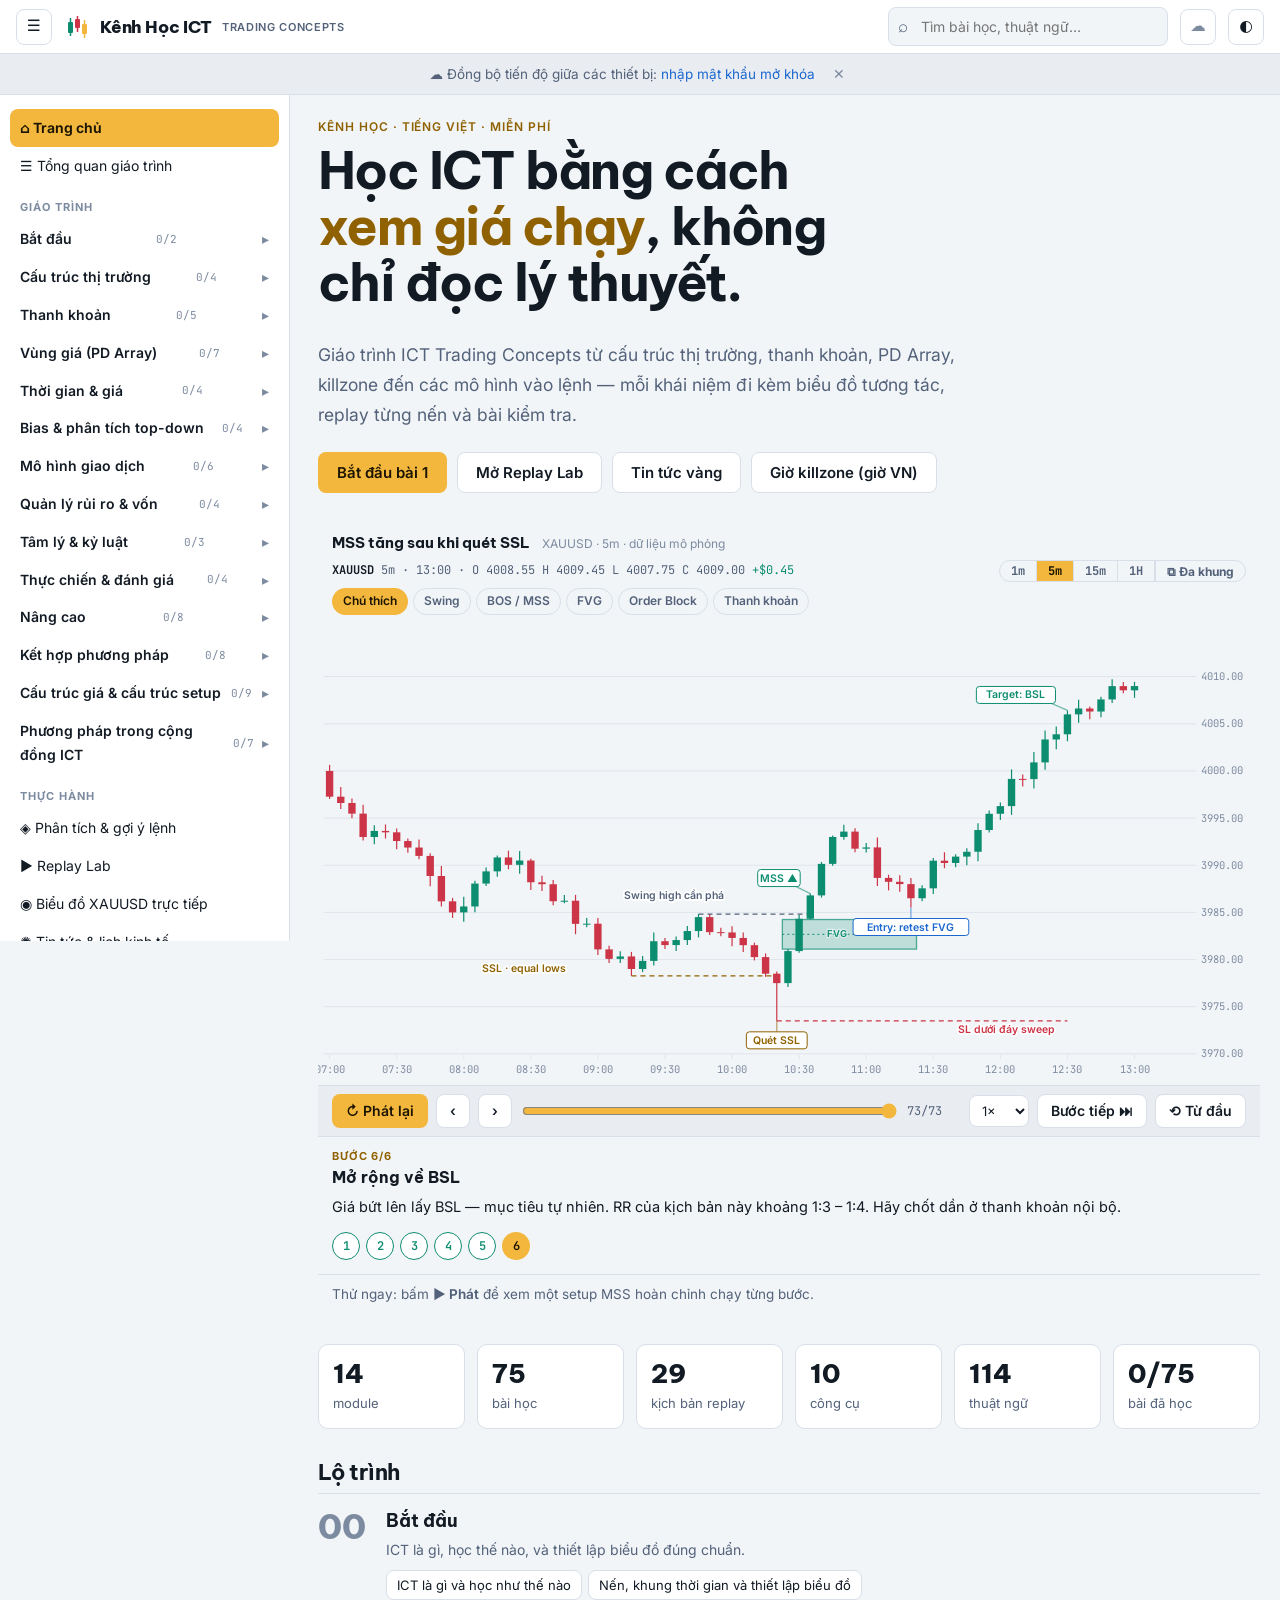
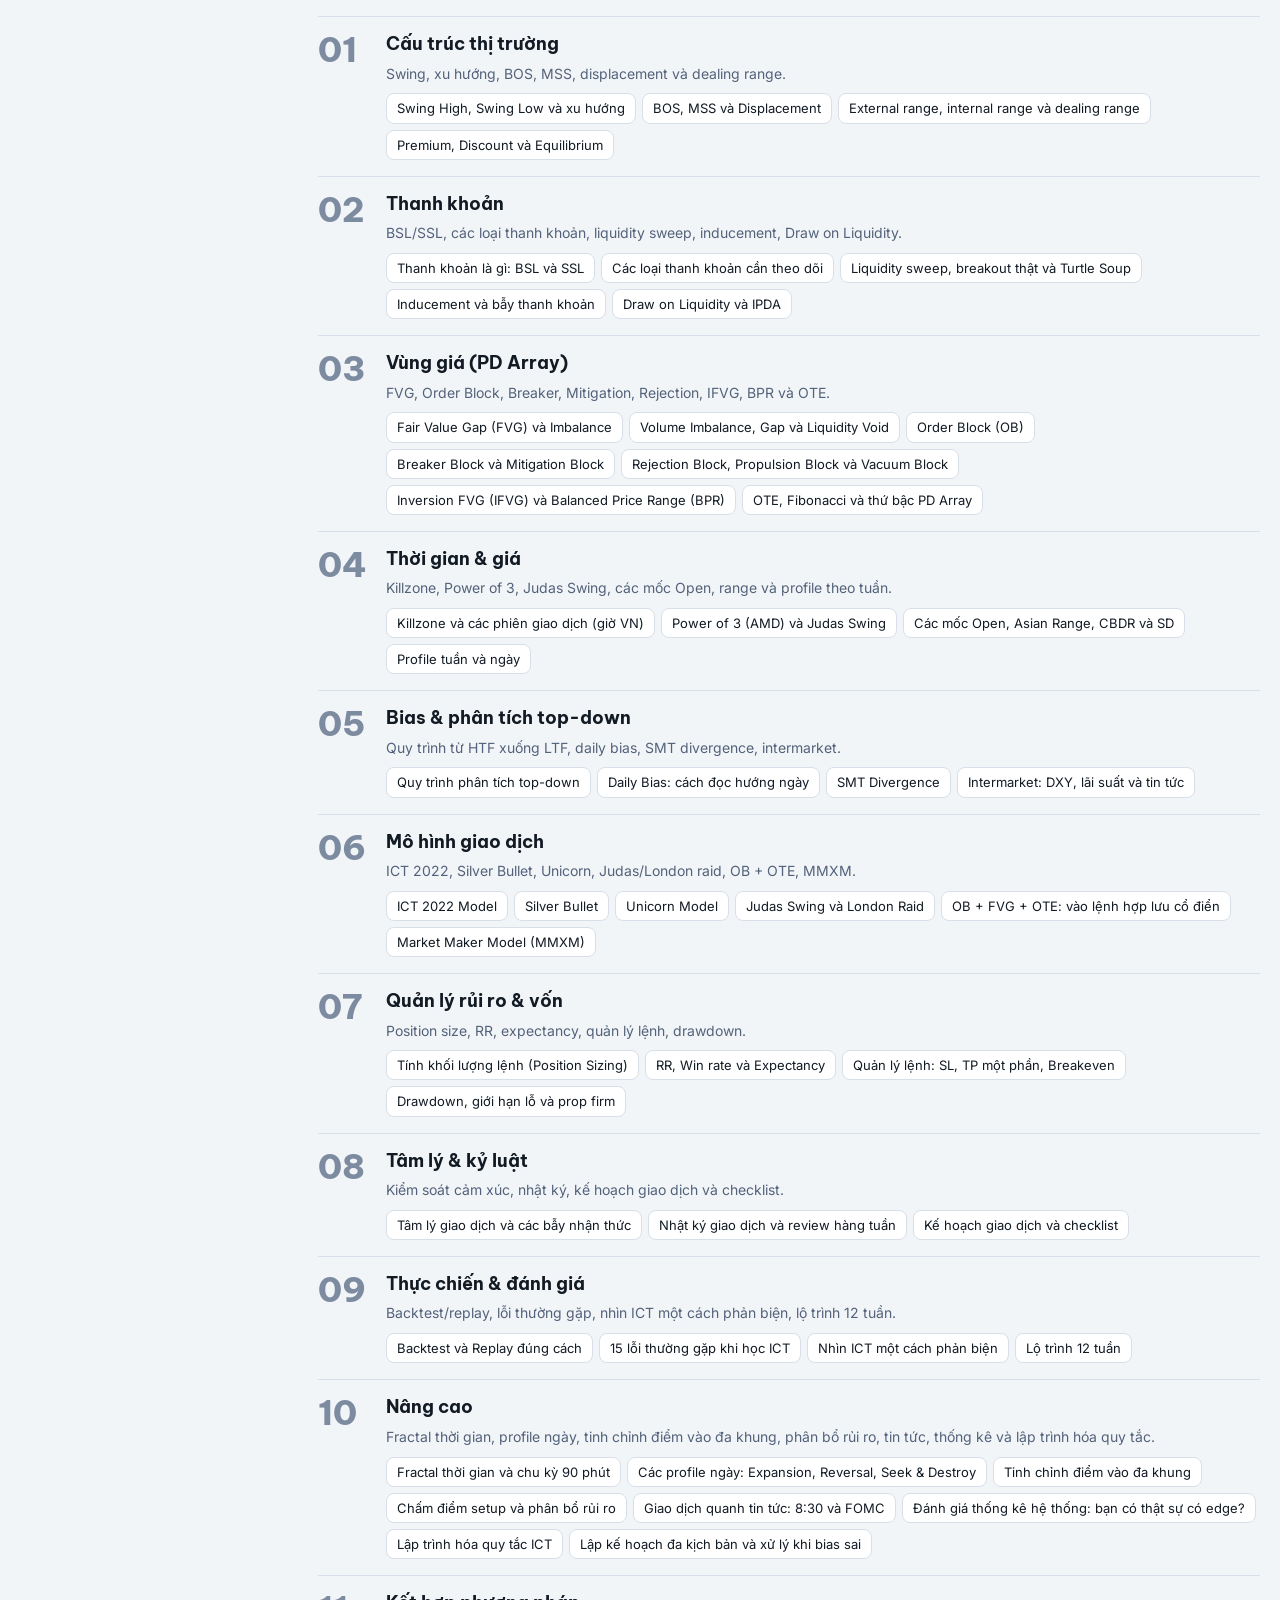
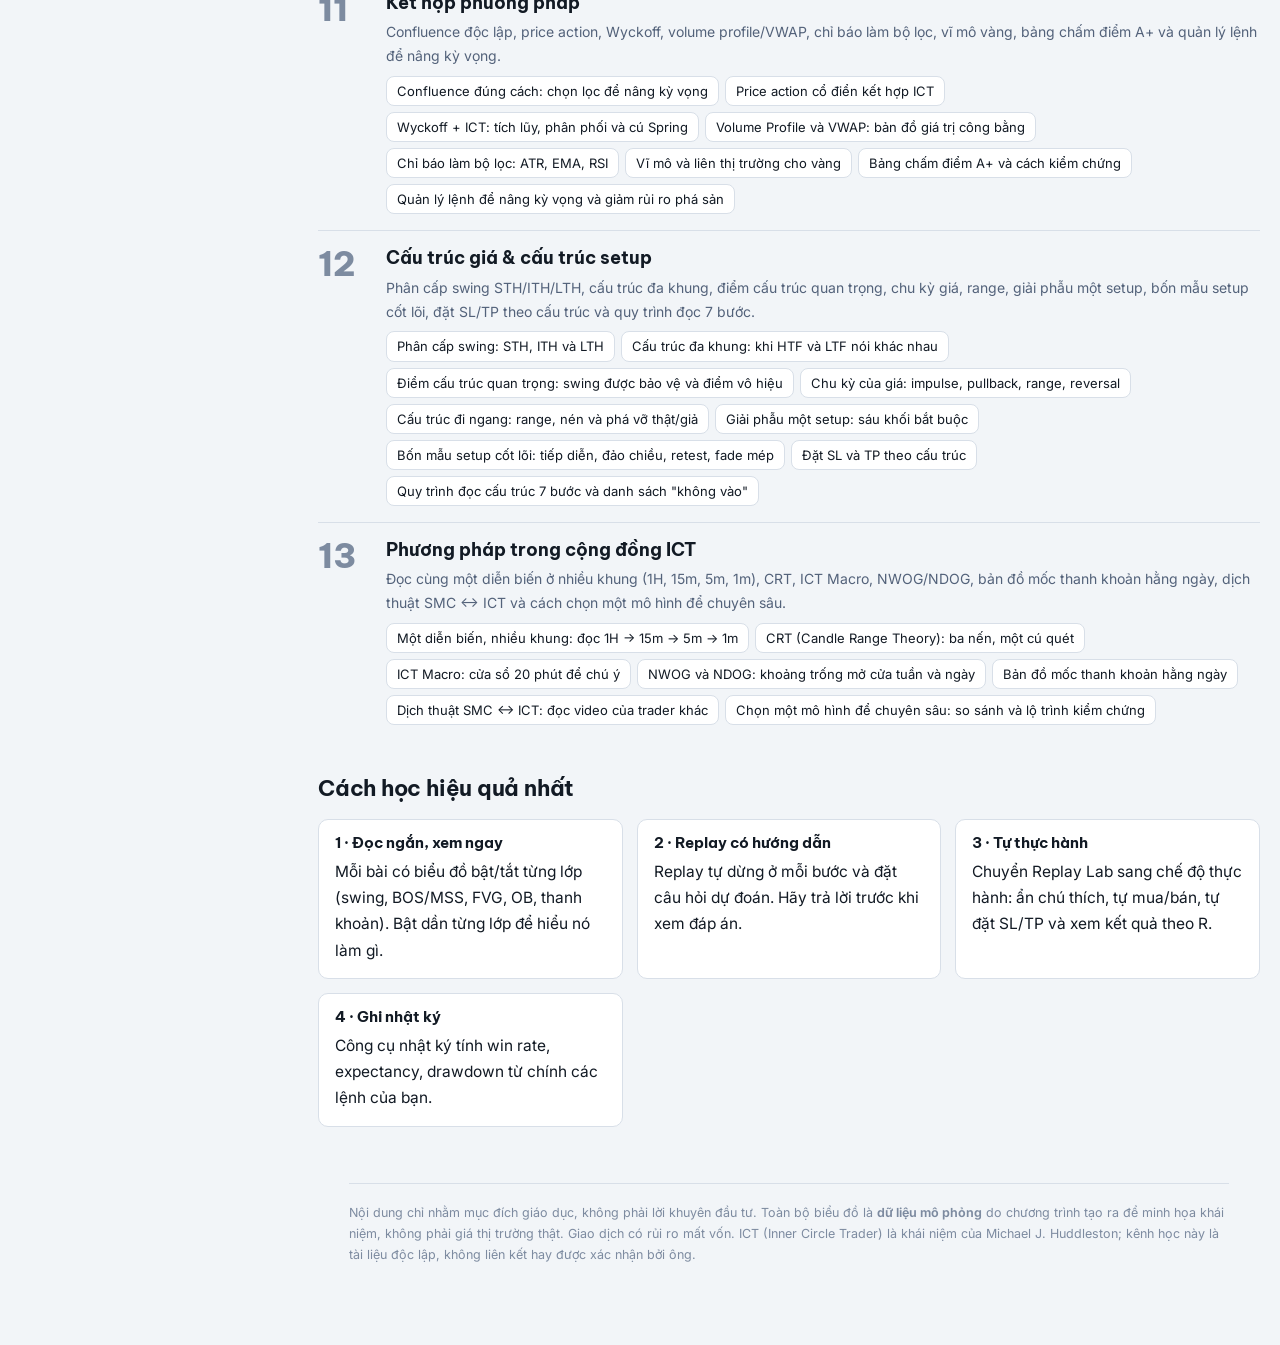
<file: index.html>
<!doctype html>
<html lang="vi">
<head>
<meta charset="utf-8">
<meta name="viewport" content="width=device-width, initial-scale=1, viewport-fit=cover">
<title>Kênh Học ICT</title>
<meta name="claude:viewport-fit-sides" content="cover">
<meta name="theme-color" content="#0c1016">
<meta name="mobile-web-app-capable" content="yes">
<meta name="apple-mobile-web-app-capable" content="yes">
<meta name="apple-mobile-web-app-title" content="Học ICT">
<link rel="manifest" href="manifest.webmanifest">
<link rel="apple-touch-icon" href="icons/apple-touch-icon.png">
<link rel="icon" type="image/png" href="icons/icon-192.png">
<link rel="preconnect" href="https://fonts.googleapis.com">
<link rel="preconnect" href="https://fonts.gstatic.com" crossorigin>
<link rel="stylesheet" href="https://fonts.googleapis.com/css2?family=Be+Vietnam+Pro:wght@500;700;800&family=Inter:wght@400;500;600;700&family=JetBrains+Mono:wght@400;600&display=swap">
<link rel="stylesheet" href="assets/style.css">
</head>
<body>
<script>try { if (localStorage.getItem('ict.side') === 'off') document.body.classList.add('side-off'); } catch (e) { /* bỏ qua */ }</script>
<header class="top">
  <button type="button" class="icon-btn" id="menuBtn" aria-label="Ẩn hoặc hiện thanh bên" aria-controls="side" title="Ẩn / hiện thanh bên (phím [ )">☰</button>
  <a class="brand" href="#home" aria-label="Kênh Học ICT, trang chủ">
    <svg width="26" height="26" viewBox="0 0 26 26" aria-hidden="true"><rect x="4" y="8" width="5" height="11" rx="1" fill="var(--bull)"/><line x1="6.5" x2="6.5" y1="4" y2="22" stroke="var(--bull)" stroke-width="1.5"/><rect x="11" y="5" width="5" height="9" rx="1" fill="var(--bear)"/><line x1="13.5" x2="13.5" y1="2" y2="18" stroke="var(--bear)" stroke-width="1.5"/><rect x="18" y="10" width="5" height="10" rx="1" fill="var(--accent-bg)"/><line x1="20.5" x2="20.5" y1="6" y2="24" stroke="var(--accent-bg)" stroke-width="1.5"/></svg>
    <span>Kênh Học ICT</span> <small class="t2">Trading Concepts</small>
  </a>
  <span class="sp"></span>
  <div class="search"><input id="q" type="search" placeholder="Tìm bài học, thuật ngữ…" aria-label="Tìm kiếm" autocomplete="off"><div class="sres" id="sres" hidden></div></div>
  <a class="icon-btn" id="syncBtn" href="#sync" aria-label="Đồng bộ thiết bị" title="Đồng bộ thiết bị" data-st="off">☁</a>
  <button type="button" class="icon-btn" id="themeBtn" aria-label="Đổi giao diện sáng/tối" title="Đổi giao diện sáng/tối">◐</button>
</header>
<div class="layout">
  <nav class="side" id="side" aria-label="Điều hướng"></nav>
  <main class="main"><div id="view"></div></main>
</div>
<div class="scrim"></div>
<script src="assets/engine.js"></script>
<script src="assets/frames.js"></script>
<script src="assets/player.js"></script>
<script src="assets/scenarios.js"></script>
<script src="assets/scenarios-b.js"></script>
<script src="assets/scenarios-c.js"></script>
<script src="assets/lessons-a.js"></script>
<script src="assets/lessons-b.js"></script>
<script src="assets/lessons-c.js"></script>
<script src="assets/lessons-d.js"></script>
<script src="assets/lessons-e.js"></script>
<script src="assets/lessons-f.js"></script>
<script src="assets/lessons-g.js"></script>
<script src="assets/lessons-h.js"></script>
<script src="assets/glossary.js"></script>
<script src="assets/abbr.js"></script>
<script src="assets/tools.js"></script>
<script src="assets/news.js"></script>
<script src="assets/news2.js"></script>
<script src="assets/deriv.js"></script>
<script src="assets/coinbase.js"></script>
<script src="assets/mt5.js"></script>
<script src="assets/analyst-core.js"></script>
<script src="assets/analyst-models.js"></script>
<script src="live/signals.js"></script>
<script src="assets/analyst.js"></script>
<script src="assets/sync.js"></script>
<script src="assets/app.js"></script>

</body>
</html>
</file>
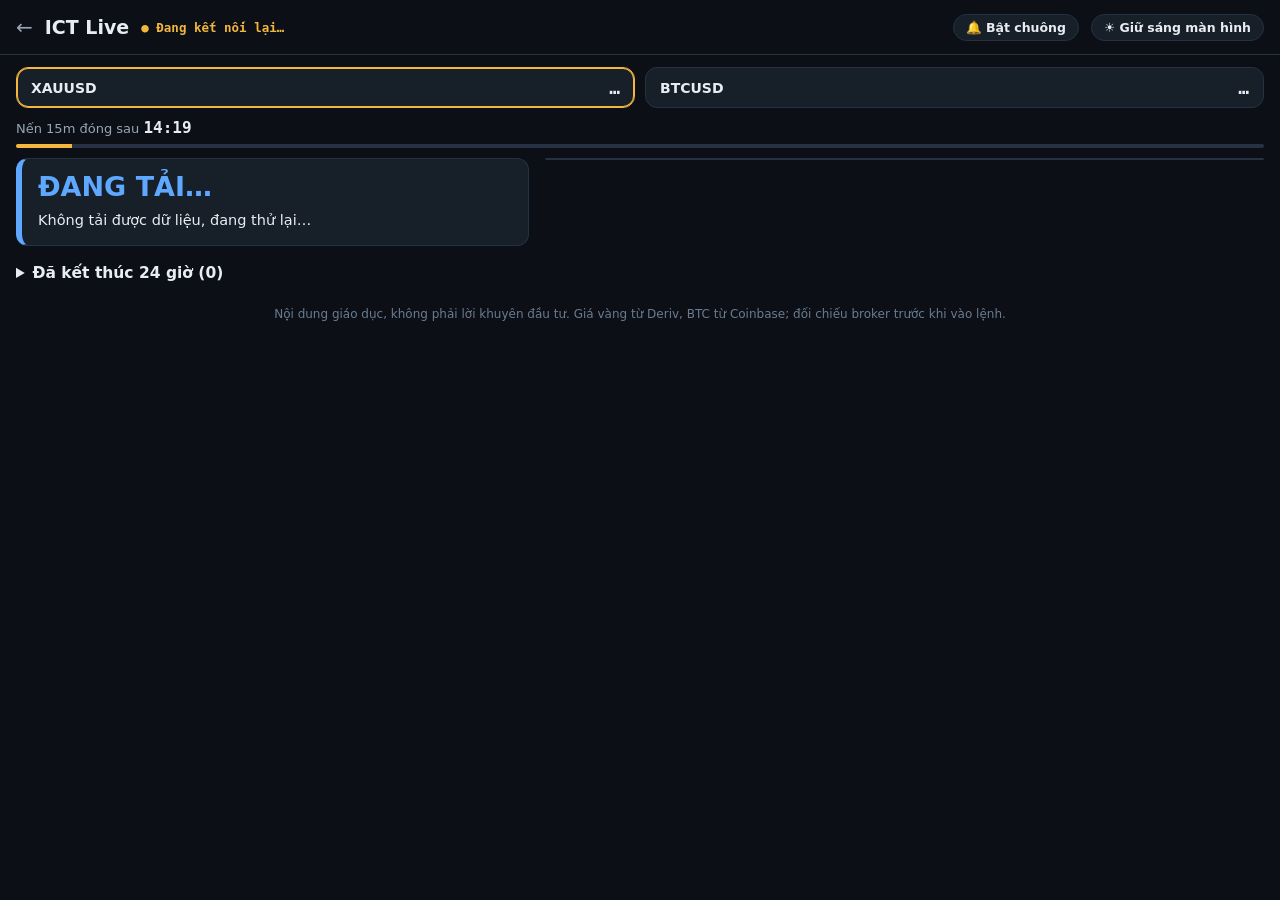
<file: live/index.html>
<!doctype html>
<html lang="vi" data-theme="dark">
<head>
<meta charset="utf-8">
<meta name="viewport" content="width=device-width, initial-scale=1">
<title>ICT Live</title>
<meta name="description" content="Phân tích và gợi ý lệnh XAUUSD, BTCUSD theo thời gian thực. Nội dung giáo dục.">
<meta name="theme-color" content="#0c1016">
<link rel="manifest" href="manifest.webmanifest">
<link rel="icon" href="../icons/icon-192.png">
<link rel="apple-touch-icon" href="../icons/apple-touch-icon.png">
<link rel="preconnect" href="https://data-api.binance.vision" crossorigin>
<link rel="preconnect" href="https://stream.binance.com:9443">
<link rel="preconnect" href="https://api.derivws.com">
<link rel="preconnect" href="https://api.exchange.coinbase.com" crossorigin>
<link rel="stylesheet" href="../assets/style.css">
<link rel="stylesheet" href="live.css">
</head>
<body class="lv">
<header class="lv-top">
  <a href="../#analyst" title="Về trang học">←</a>
  <h1>ICT Live</h1>
  <span id="lv-conn" class="off">Đang kết nối…</span>
  <button type="button" id="lv-sound">🔔 Bật chuông</button>
  <button type="button" id="lv-awake">☀ Giữ sáng màn hình</button>
</header>
<main class="lv-main">
  <nav id="lv-tabs"></nav>
  <div class="lv-clock"><div><span>Nến 15m đóng sau</span> <b id="lv-cd">--:--</b></div><div class="lv-track"><i id="lv-bar"></i></div><p id="lv-perf" class="lv-sub"></p></div>
  <div class="lv-grid">
    <div class="lv-col">
      <div id="lv-verdict"></div>
      <section id="lv-prov"></section>
      <section id="lv-open"></section>
      <details class="lv-donebox"><summary>Đã kết thúc 24 giờ (<span id="lv-done-n">0</span>)</summary><div id="lv-done"></div></details>
    </div>
    <div class="lv-col"><div id="lv-chart" class="tvl"></div></div>
  </div>
  <p class="lv-disc">Nội dung giáo dục, không phải lời khuyên đầu tư. Giá vàng từ Deriv, BTC từ Coinbase; đối chiếu broker trước khi vào lệnh.</p>
</main>
<script src="../assets/engine.js"></script>
<script src="../assets/deriv.js"></script>
<script src="../assets/coinbase.js"></script>
<script src="../assets/mt5.js"></script>
<script src="../assets/analyst-core.js"></script>
<script src="../assets/analyst-models.js"></script>
<script src="signals.js"></script>
<script src="app.js"></script>
</body>
</html>
</file>
<file: assets/style.css>
/* Kênh Học ICT — bố cục: thanh điều hướng trái + cột đọc rộng; biểu đồ là "tấm bảng" chính của mỗi bài */
:root {
  --bg: #0c1016; --panel: #121820; --card: #171f29; --line: #263243; --fg: #e8edf3; --mute: #97a5b6; --faint: #6b7b8e;
  --accent: #f2b73c; --accent-bg: #f2b73c; --accent-ink: #1b1400; --zbull: #3cc0ff; --zbear: #ff9a4d; --obbull: #9b7dff; --obbear: #e85bd0; --bull: #2fc7a2; --bear: #f2646f; --info: #5fa8ff; --warn: #f2b73c; --note: #b9a5ff; --tint: rgba(255,255,255,.035);
  --ui: 'Inter', system-ui, -apple-system, 'Segoe UI', Roboto, sans-serif; --disp: 'Be Vietnam Pro', 'Inter', system-ui, sans-serif; --mono: 'JetBrains Mono', ui-monospace, Consolas, monospace;
  color-scheme: dark;
}
@media (prefers-color-scheme: light) {
  :root:not([data-theme="dark"]) { --bg: #f2f5f8; --panel: #ffffff; --card: #ffffff; --line: #d8dfe8; --fg: #121a24; --mute: #53627a; --faint: #7d8ba0; --accent: #8f6100; --zbull: #0b87c2; --zbear: #c2570d; --obbull: #5b3fd1; --obbear: #b02a9a; --bull: #0d8d70; --bear: #cc3547; --info: #1c68d0; --warn: #8f6100; --note: #6b46c1; --tint: rgba(10,30,60,.04); color-scheme: light; }
}
:root[data-theme="light"] { --bg: #f2f5f8; --panel: #ffffff; --card: #ffffff; --line: #d8dfe8; --fg: #121a24; --mute: #53627a; --faint: #7d8ba0; --accent: #8f6100; --zbull: #0b87c2; --zbear: #c2570d; --obbull: #5b3fd1; --obbear: #b02a9a; --bull: #0d8d70; --bear: #cc3547; --info: #1c68d0; --warn: #8f6100; --note: #6b46c1; --tint: rgba(10,30,60,.04); color-scheme: light; }

* { box-sizing: border-box; }
html { scroll-behavior: smooth; }
body { margin: 0; background: var(--bg); color: var(--fg); font: 15.5px/1.7 var(--ui); -webkit-font-smoothing: antialiased; }
[hidden] { display: none !important; }
a { color: var(--info); text-decoration: none; } a:hover { text-decoration: underline; }
button, input, select, textarea { font: inherit; color: inherit; }
:focus-visible { outline: 2px solid var(--accent-bg); outline-offset: 2px; border-radius: 4px; }
h1, h2, h3, h4 { font-family: var(--disp); line-height: 1.25; text-wrap: balance; margin: 0; }
b, strong { font-weight: 650; }
code, kbd { font-family: var(--mono); font-size: .88em; background: var(--tint); border: 1px solid var(--line); padding: 1px 5px; border-radius: 4px; }
.up { color: var(--bull); } .dn { color: var(--bear); } .muted { color: var(--mute); }

/* ---- khung ---- */
.top { position: sticky; top: env(safe-area-inset-top, 0px); z-index: 30; display: flex; align-items: center; gap: 12px; height: 54px; padding: 0 max(16px, env(safe-area-inset-right, 0px)) 0 max(16px, env(safe-area-inset-left, 0px)); background: var(--panel); border-bottom: 1px solid var(--line); }
body::before { content: ""; position: fixed; inset: 0 0 auto; height: env(safe-area-inset-top, 0px); z-index: 40; background: var(--panel); }
.brand { display: flex; align-items: center; gap: 10px; font: 800 17px var(--disp); color: var(--fg); letter-spacing: -.01em; white-space: nowrap; }
.brand:hover { text-decoration: none; } .brand small { font: 600 11px var(--ui); color: var(--mute); letter-spacing: .06em; text-transform: uppercase; }
.top .sp { flex: 1; }
.icon-btn { background: none; border: 1px solid var(--line); border-radius: 8px; width: 36px; height: 36px; cursor: pointer; display: inline-grid; place-items: center; color: var(--fg); }
.icon-btn:hover { background: var(--tint); }
a.icon-btn { text-decoration: none; }
#syncBtn[data-st="ok"] { color: var(--bull); border-color: color-mix(in srgb, var(--bull) 50%, var(--line)); } #syncBtn[data-st="err"] { color: var(--bear); border-color: var(--bear); } #syncBtn[data-st="sync"] { color: var(--accent); animation: sypulse 1s ease-in-out infinite; } #syncBtn[data-st="off"] { color: var(--faint); }
@keyframes sypulse { 50% { opacity: .4; } } @media (prefers-reduced-motion: reduce) { #syncBtn[data-st="sync"] { animation: none; } }
.search { position: relative; flex: 0 1 280px; }
.search input { width: 100%; background: var(--bg); border: 1px solid var(--line); border-radius: 8px; padding: 7px 10px 7px 32px; font-size: 14px; }
.search::before { content: "⌕"; position: absolute; left: 10px; top: 5px; color: var(--mute); font-size: 17px; }
.sres { position: absolute; top: 42px; left: 0; right: 0; background: var(--panel); border: 1px solid var(--line); border-radius: 10px; max-height: 60vh; overflow: auto; box-shadow: 0 12px 30px rgba(0,0,0,.35); }
.sres a { display: block; padding: 9px 12px; color: var(--fg); border-bottom: 1px solid var(--line); font-size: 14px; } .sres a small { display: block; color: var(--mute); }
.sres a:hover { background: var(--tint); text-decoration: none; }
.layout { display: grid; grid-template-columns: 290px minmax(0, 1fr); min-height: calc(100vh - 54px); }
.side { position: sticky; top: calc(54px + env(safe-area-inset-top, 0px)); align-self: start; height: calc(100vh - 54px); overflow: auto; background: var(--panel); border-right: 1px solid var(--line); padding: 14px 10px 40px max(10px, env(safe-area-inset-left, 0px)); }
.side h6 { margin: 16px 10px 6px; font: 700 11px var(--ui); letter-spacing: .09em; text-transform: uppercase; color: var(--faint); }
.side a.nv, .side summary { display: flex; align-items: center; gap: 8px; padding: 7px 10px; border-radius: 8px; color: var(--fg); font-size: 14px; cursor: pointer; list-style: none; }
.side summary::-webkit-details-marker { display: none; }
.side a.nv:hover, .side summary:hover { background: var(--tint); text-decoration: none; }
.side a.nv.on { background: var(--accent-bg); color: var(--accent-ink); font-weight: 650; }
.side details > summary { font-weight: 600; } .side details > summary::after { content: "▸"; margin-left: auto; color: var(--faint); transition: transform .15s; } .side details[open] > summary::after { transform: rotate(90deg); }
.side .ls a.nv { padding-left: 22px; font-size: 13.5px; color: var(--mute); } .side .ls a.nv.on { color: var(--accent-ink); }
.side .dotp { width: 8px; height: 8px; border-radius: 50%; border: 1.5px solid var(--faint); flex: none; } .side .dotp.ok { background: var(--bull); border-color: var(--bull); }
.side .mp { margin-left: auto; font: 11px var(--mono); color: var(--faint); }
.main { min-width: 0; padding: 24px max(20px, env(safe-area-inset-right, 0px)) 80px 28px; }
.page { max-width: 880px; margin: 0 auto; }
.page.wide { max-width: 1400px; }
.page.wide.an-page { max-width: 1900px; }
/* ẩn thanh bên (chỉ màn rộng): khung chính dùng hết bề ngang; cột đọc bài nới vừa phải để vẫn dễ đọc */
@media (min-width: 981px) { body.side-off .layout { grid-template-columns: minmax(0, 1fr); } body.side-off .side { display: none; } body.side-off .page { max-width: 980px; } body.side-off .page.wide { max-width: 1600px; } body.side-off .page.wide.an-page { max-width: 2200px; } body.side-off .main { padding-left: max(24px, env(safe-area-inset-left, 0px)); padding-right: max(24px, env(safe-area-inset-right, 0px)); } }
.scrim { display: none; }

/* ---- chữ ---- */
.crumb { font: 600 12px var(--ui); letter-spacing: .08em; text-transform: uppercase; color: var(--accent); margin-bottom: 8px; }
.page h1 { font-size: clamp(26px, 4.2vw, 38px); letter-spacing: -.02em; margin-bottom: 8px; }
.lead { color: var(--mute); font-size: 17px; margin: 0 0 22px; }
.meta { display: flex; flex-wrap: wrap; gap: 8px; margin: 0 0 22px; }
.tagc { font: 600 12px var(--ui); border: 1px solid var(--line); border-radius: 999px; padding: 2px 10px; color: var(--mute); }
.tagc.g { color: var(--bull); border-color: color-mix(in srgb, var(--bull) 50%, var(--line)); } .tagc.o { color: var(--accent); border-color: color-mix(in srgb, var(--accent) 50%, var(--line)); }
.page h2 { font-size: 23px; margin: 36px 0 10px; letter-spacing: -.01em; } .page h3 { font-size: 18px; margin: 26px 0 8px; }
.page p { margin: 0 0 14px; } .page ul, .page ol { padding-left: 22px; margin: 0 0 16px; } .page li { margin-bottom: 6px; }
.callout { background: var(--tint); border: 1px solid var(--line); border-radius: 8px; padding: 12px 15px 12px; margin: 18px 0; }
.callout::before { display: block; font: 700 11px var(--ui); letter-spacing: .09em; text-transform: uppercase; margin-bottom: 4px; }
.callout.key::before { content: "Cốt lõi cần nhớ"; color: var(--accent); } .callout.tip::before { content: "Mẹo thực hành"; color: var(--bull); }
.callout.warn::before { content: "Lưu ý / Rủi ro"; color: var(--bear); } .callout.ex::before { content: "Ví dụ"; color: var(--info); } .callout.hist::before { content: "Ghi chú"; color: var(--note); }
.callout p:last-child, .callout ul:last-child { margin-bottom: 0; }
.tblw { overflow-x: auto; margin: 16px 0; border: 1px solid var(--line); border-radius: 8px; }
table { border-collapse: collapse; width: 100%; font-size: 14px; } th, td { text-align: left; padding: 8px 12px; border-bottom: 1px solid var(--line); vertical-align: top; } th { background: var(--tint); font: 700 12px var(--ui); text-transform: uppercase; letter-spacing: .05em; color: var(--mute); } tr:last-child td { border-bottom: 0; }
.cols { display: grid; grid-template-columns: repeat(auto-fit, minmax(240px, 1fr)); gap: 14px; margin: 16px 0; }
.cols > div { background: var(--card); border: 1px solid var(--line); border-radius: 10px; padding: 14px 16px; } .cols h4 { font-size: 15px; margin-bottom: 6px; }
.cols p:last-child, .cols ul:last-child { margin-bottom: 0; }
.fm { font-family: var(--mono); background: var(--tint); border: 1px solid var(--line); border-radius: 8px; padding: 10px 14px; margin: 14px 0; overflow-x: auto; }
.page pre { background: var(--tint); border: 1px solid var(--line); border-radius: 8px; padding: 12px 14px; overflow-x: auto; font: 13px/1.6 var(--mono); margin: 14px 0; } .page pre code { background: none; border: 0; padding: 0; font-size: inherit; }
.lnav { display: flex; justify-content: space-between; gap: 12px; margin-top: 40px; flex-wrap: wrap; }
.lnav a { flex: 1 1 240px; border: 1px solid var(--line); background: var(--card); border-radius: 10px; padding: 12px 16px; color: var(--fg); } .lnav a small { display: block; color: var(--mute); font-size: 12px; } .lnav a:hover { border-color: var(--accent); text-decoration: none; } .lnav .nx { text-align: right; }

/* ---- nút ---- */
.btn { background: var(--card); color: var(--fg); border: 1px solid var(--line); border-radius: 8px; padding: 7px 13px; font-size: 14px; font-weight: 600; cursor: pointer; line-height: 1.3; } .btn:hover { border-color: var(--faint); }
.btn.pri { background: var(--accent-bg); color: var(--accent-ink); border-color: transparent; } .btn.pri:hover { filter: brightness(1.06); }
.btn.buy { background: color-mix(in srgb, var(--bull) 22%, var(--card)); border-color: var(--bull); color: var(--bull); } .btn.sell { background: color-mix(in srgb, var(--bear) 22%, var(--card)); border-color: var(--bear); color: var(--bear); }
.btn:disabled { opacity: .5; cursor: not-allowed; }
.btn.sm { padding: 4px 10px; font-size: 13px; }

/* ---- biểu đồ ---- */
.blk { margin: 22px 0; padding: 0; border: 1px solid var(--line); border-radius: 10px; background: var(--panel); overflow: hidden; }
.pl-top { display: flex; flex-wrap: wrap; align-items: baseline; gap: 4px 12px; padding: 10px 14px 4px; } .pl-top b { font: 700 14.5px var(--disp); } .pl-sub { font-size: 12px; color: var(--faint); }
.chart { padding: 0 0 4px; }
.ch-bar { display: flex; flex-wrap: wrap; align-items: center; gap: 6px 12px; padding: 2px 14px 6px; }
.ch-info { font: 12px var(--mono); color: var(--mute); flex: 1 1 280px; min-height: 18px; } .ch-info b { color: var(--fg); }
.ch-tg { display: flex; flex-wrap: wrap; gap: 5px; } .tg { background: none; border: 1px solid var(--line); color: var(--mute); border-radius: 999px; padding: 2px 10px; font-size: 12px; font-weight: 600; cursor: pointer; } .tg.on { background: var(--accent-bg); color: var(--accent-ink); border-color: transparent; }
.ch-wrap { overflow-x: auto; overflow-y: hidden; } .ch-svg { display: block; font-family: var(--ui); touch-action: pan-y; }
.gr { stroke: var(--line); stroke-width: 1; opacity: .7; } .ax { fill: var(--faint); font: 10.5px var(--mono); } .bt { fill: var(--faint); font: 600 9.5px var(--ui); letter-spacing: .03em; }
.kz { fill: var(--info); fill-opacity: .08; } .sbw { fill: var(--warn); fill-opacity: .16; }
.zp { fill: var(--bear); fill-opacity: .07; } .zd { fill: var(--bull); fill-opacity: .07; } .eq { stroke: var(--mute); stroke-dasharray: 4 3; }
svg line.eq { fill: none; stroke: var(--mute); stroke-dasharray: 4 3; }
.cu line { stroke: var(--bull); stroke-width: 1.2; } .cu rect { fill: var(--bull); } .cd line { stroke: var(--bear); stroke-width: 1.2; } .cd rect { fill: var(--bear); }
.a-ob { --ac: var(--obbull); } .a-os { --ac: var(--obbear); } .a-zb { --ac: var(--zbull); } .a-zr { --ac: var(--zbear); } .a-bull { --ac: var(--bull); } .a-bear { --ac: var(--bear); } .a-info { --ac: var(--info); } .a-warn { --ac: var(--warn); } .a-note { --ac: var(--note); } .a-mute { --ac: var(--mute); }
.a .ln { stroke: var(--ac); stroke-width: 1.3; fill: none; } .a .ln.dash { stroke-dasharray: 5 4; } .a .ln.dot { stroke-dasharray: 2 3; stroke-width: 1; }
.a .fl { fill: var(--ac); } .a .tx { fill: var(--ac); font: 600 10.5px var(--ui); } .a .tx.sm { font-size: 9.5px; } .a .tx.b { font-weight: 800; font-size: 11px; } .a .pl { fill: var(--card); stroke: var(--ac); stroke-width: 1; }
.tx.hl, .sw.hl { paint-order: stroke; stroke: var(--panel); stroke-width: 3.5px; stroke-linejoin: round; }
.tx.hl.in { stroke-width: 2.5px; stroke-opacity: .5; }
.mk { fill: var(--ac, var(--fg)); } .a .mk { fill: var(--ac); } .sw { fill: var(--mute); font: 700 9px var(--ui); } .xl { stroke: var(--faint); stroke-dasharray: 3 3; }
.ps { stroke-width: 1.2; } .ps.pe { stroke: var(--info); } .ps.psl { stroke: var(--bear); stroke-dasharray: 5 3; } .ps.ptp { stroke: var(--bull); stroke-dasharray: 5 3; } .ax.pet { fill: var(--info); } .ax.pslt { fill: var(--bear); } .ax.ptpt { fill: var(--bull); }
.trd { stroke-width: 1.4; stroke-dasharray: 3 3; } .trd.w { stroke: var(--bull); } .trd.l { stroke: var(--bear); } .trd-dot.w { fill: var(--bull); } .trd-dot.l { fill: var(--bear); }
.cap { margin: 0; padding: 8px 14px 12px; font-size: 13.5px; color: var(--mute); border-top: 1px solid var(--line); }
.dgf .dg-wrap { overflow-x: auto; padding: 10px 10px 2px; } svg.dg { width: 100%; min-width: 520px; height: auto; display: block; font-family: var(--ui); }
.d-t { fill: var(--fg); font: 12px var(--ui); } .d-t.b { font-weight: 700; } .d-t.w { fill: #fff; } .d-t.mute { fill: var(--mute); } .d-t.bull { fill: var(--bull); } .d-t.bear { fill: var(--bear); } .d-t.warn { fill: var(--warn); }
.d-l { stroke: var(--mute); stroke-width: 1; } .d-l.dash { stroke-dasharray: 5 4; } .d-p { fill: none; stroke: var(--fg); stroke-width: 2.2; stroke-linejoin: round; } .d-dot { fill: var(--panel); stroke: var(--fg); stroke-width: 2; }
.d-z { fill: var(--mute); fill-opacity: .12; stroke: none; } .d-z.bull { fill: var(--bull); fill-opacity: .16; } .d-z.bear { fill: var(--bear); fill-opacity: .16; } .d-z.warn { fill: var(--warn); fill-opacity: .2; } .d-z.info { fill: var(--info); fill-opacity: .18; } .d-z.neu { fill: var(--mute); fill-opacity: .14; }
.d-sb { fill: var(--accent-bg); }

/* ---- player ---- */
.pl-ctl { display: flex; flex-wrap: wrap; align-items: center; gap: 8px; padding: 8px 14px; border-top: 1px solid var(--line); background: var(--tint); }
.pl-sl { flex: 1 1 140px; accent-color: var(--accent-bg); min-width: 100px; } .pl-pos { font: 12px var(--mono); color: var(--mute); min-width: 54px; }
.pl-sp { background: var(--card); border: 1px solid var(--line); border-radius: 8px; padding: 6px 8px; font-size: 13px; }
.pl-narr { padding: 12px 14px 14px; border-top: 1px solid var(--line); }
.step .sn { font: 700 11px var(--ui); letter-spacing: .08em; text-transform: uppercase; color: var(--accent); margin-bottom: 2px; } .step b { font: 700 16px var(--disp); } .step p { margin: 4px 0 0; color: var(--fg); font-size: 14.5px; } .step.muted p { color: var(--mute); margin: 0; }
.dots { display: flex; flex-wrap: wrap; gap: 6px; margin-top: 12px; } .dot { width: 28px; height: 28px; border-radius: 50%; border: 1px solid var(--line); background: var(--card); color: var(--mute); font: 600 12px var(--mono); cursor: pointer; } .dot.done { border-color: var(--bull); color: var(--bull); } .dot.on { background: var(--accent-bg); color: var(--accent-ink); border-color: transparent; }
.opts { display: grid; gap: 8px; margin: 10px 0; } .opt { text-align: left; background: var(--card); border: 1px solid var(--line); border-radius: 8px; padding: 9px 12px; cursor: pointer; font-size: 14.5px; } .opt:hover:not(:disabled) { border-color: var(--accent); } .opt.ok { border-color: var(--bull); background: color-mix(in srgb, var(--bull) 16%, var(--card)); } .opt.no { border-color: var(--bear); background: color-mix(in srgb, var(--bear) 14%, var(--card)); } .opt:disabled { cursor: default; }
.fb p { margin: 0 0 10px; font-size: 14.5px; }
.pr { padding: 10px 14px; border-top: 1px solid var(--line); } .pr-row { display: flex; flex-wrap: wrap; align-items: center; gap: 10px; } .pr-row label { font-size: 13px; color: var(--mute); display: inline-flex; align-items: center; gap: 6px; } .pr-row input, .pr-row select { background: var(--bg); border: 1px solid var(--line); border-radius: 6px; padding: 4px 6px; width: 64px; } .pr-row select { width: auto; }
.pr-stat { display: flex; flex-wrap: wrap; gap: 8px; margin-top: 10px; } .chip { border: 1px solid var(--line); border-radius: 999px; padding: 2px 11px; font-size: 13px; background: var(--card); }
.pr-log { margin-top: 8px; max-height: 130px; overflow: auto; font: 12.5px var(--mono); } .lg { padding: 3px 0; border-bottom: 1px dashed var(--line); }
.pr-end { padding: 12px 14px; border-top: 1px solid var(--line); background: var(--tint); } .pr-end p { margin: 6px 0 10px; }

/* ---- thẻ, lưới, trang chủ ---- */
.hero { display: grid; gap: 22px; margin-bottom: 30px; }
.hero h1 { font-size: clamp(30px, 5.5vw, 52px); letter-spacing: -.03em; line-height: 1.08; max-width: 16ch; } .hero h1 em { font-style: normal; color: var(--accent); }
.hero p { max-width: 62ch; color: var(--mute); font-size: 17.5px; margin: 0; }
.btns { display: flex; flex-wrap: wrap; gap: 10px; } .btns .btn { padding: 10px 18px; font-size: 15px; }
.stats { display: grid; grid-template-columns: repeat(auto-fit, minmax(130px, 1fr)); gap: 12px; margin: 26px 0; } .stat { border: 1px solid var(--line); border-radius: 10px; padding: 12px 14px; background: var(--panel); } .stat b { display: block; font: 800 26px var(--disp); } .stat span { font-size: 13px; color: var(--mute); }
.cards { display: grid; grid-template-columns: repeat(auto-fill, minmax(260px, 1fr)); gap: 14px; margin: 16px 0; }
.card { display: block; background: var(--card); border: 1px solid var(--line); border-radius: 10px; padding: 14px 16px; color: var(--fg); } a.card:hover { border-color: var(--accent); text-decoration: none; transform: translateY(-1px); } .card h3 { font-size: 16px; margin: 0 0 4px; } .card p { margin: 0; font-size: 13.5px; color: var(--mute); } .card .tagc { margin-bottom: 8px; display: inline-block; }
.mod { display: grid; grid-template-columns: 54px minmax(0, 1fr); gap: 4px 14px; padding: 16px 0; border-top: 1px solid var(--line); } .mod .n { font: 800 34px var(--disp); color: var(--faint); line-height: 1; grid-row: span 2; } .mod h3 { font-size: 18px; margin: 0; } .mod p { margin: 2px 0 8px; color: var(--mute); font-size: 14px; } .mod .ll { display: flex; flex-wrap: wrap; gap: 6px; } .mod .ll a { border: 1px solid var(--line); background: var(--card); border-radius: 8px; padding: 3px 10px; font-size: 13px; color: var(--fg); } .mod .ll a.ok { border-color: var(--bull); } .mod .ll a:hover { border-color: var(--accent); text-decoration: none; }
.bar { height: 8px; border-radius: 999px; background: var(--line); overflow: hidden; } .bar i { display: block; height: 100%; background: var(--bull); }
.rlg { display: grid; grid-template-columns: repeat(auto-fill, minmax(230px, 1fr)); gap: 12px; } .rlc { text-align: left; background: var(--card); border: 1px solid var(--line); border-radius: 10px; padding: 12px 14px; cursor: pointer; } .rlc:hover { border-color: var(--faint); } .rlc.on { border-color: var(--accent-bg); box-shadow: 0 0 0 1px var(--accent-bg); } .rlc b { display: block; font: 700 14.5px var(--disp); margin: 4px 0 2px; } .rlc small { color: var(--mute); font-size: 12.5px; line-height: 1.4; display: block; }
.seg { display: inline-flex; border: 1px solid var(--line); border-radius: 9px; overflow: hidden; } .seg button { background: var(--card); border: 0; padding: 8px 16px; font-weight: 600; cursor: pointer; color: var(--mute); } .seg button.on { background: var(--accent-bg); color: var(--accent-ink); }

/* ---- quiz & công cụ ---- */
.quiz { margin-top: 36px; border: 1px solid var(--line); border-radius: 12px; padding: 16px 18px; background: var(--panel); } .quiz h2 { margin: 0 0 4px !important; font-size: 20px !important; }
.qq { margin: 18px 0; } .qq > b { display: block; margin-bottom: 8px; } .qs { margin-top: 12px; font-weight: 600; }
.tool { background: var(--panel); border: 1px solid var(--line); border-radius: 12px; padding: 16px 18px; margin: 16px 0; }
.frm { display: grid; grid-template-columns: repeat(auto-fit, minmax(170px, 1fr)); gap: 12px; margin-bottom: 12px; } .fld label { display: block; font-size: 12.5px; color: var(--mute); margin-bottom: 3px; font-weight: 600; } .fld input, .fld select, .fld textarea { width: 100%; background: var(--bg); border: 1px solid var(--line); border-radius: 8px; padding: 8px 10px; } .fld textarea { min-height: 70px; resize: vertical; }
.res { display: grid; grid-template-columns: repeat(auto-fit, minmax(150px, 1fr)); gap: 10px; margin-top: 12px; } .res div { background: var(--card); border: 1px solid var(--line); border-radius: 10px; padding: 10px 12px; } .res small { display: block; color: var(--mute); font-size: 12px; } .res b { font: 700 20px var(--mono); }
.kzrow { display: grid; grid-template-columns: 1fr auto auto; gap: 8px 16px; padding: 8px 0; border-bottom: 1px solid var(--line); align-items: center; font-size: 14px; } .kzrow.now { background: color-mix(in srgb, var(--bull) 12%, transparent); } .kzrow .t { font-family: var(--mono); } .kzrow small { color: var(--mute); display: block; }
.clocks { display: grid; grid-template-columns: repeat(auto-fit, minmax(170px, 1fr)); gap: 10px; margin-bottom: 14px; } .clock { background: var(--card); border: 1px solid var(--line); border-radius: 10px; padding: 12px 14px; } .clock b { display: block; font: 700 26px var(--mono); } .clock span { font-size: 12.5px; color: var(--mute); }
.chk { display: flex; gap: 10px; align-items: flex-start; padding: 7px 0; border-bottom: 1px solid var(--line); } .chk input { margin-top: 6px; accent-color: var(--accent-bg); width: 17px; height: 17px; }
.gl { display: grid; gap: 0; } .gi { padding: 12px 0; border-bottom: 1px solid var(--line); } .gi b { font-size: 16px; font-family: var(--disp); } .gi i { color: var(--faint); font-style: normal; font-size: 13px; margin-left: 8px; } .gi p { margin: 3px 0 0; font-size: 14.5px; color: var(--mute); } .gi .tagc { margin-left: 8px; font-size: 11px; }
.filters { display: flex; flex-wrap: wrap; gap: 6px; margin: 10px 0 14px; } .filters input { flex: 1 1 220px; background: var(--card); border: 1px solid var(--line); border-radius: 8px; padding: 8px 12px; }
.eqc { width: 100%; height: auto; display: block; } .eqc .l { fill: none; stroke-width: 1.2; opacity: .55; } .eqc .l.dnl { stroke: var(--bear); } .eqc .l.upl { stroke: var(--bull); }
.foot { margin-top: 56px; padding-top: 18px; border-top: 1px solid var(--line); font-size: 12.5px; color: var(--faint); max-width: 880px; margin-inline: auto; }

@media (max-width: 980px) {
  .layout { grid-template-columns: minmax(0, 1fr); }
  .side { position: fixed; z-index: 50; left: 0; top: calc(54px + env(safe-area-inset-top, 0px)); bottom: 0; width: min(88vw, 320px); height: auto; transform: translateX(-102%); transition: transform .2s; box-shadow: 8px 0 30px rgba(0,0,0,.35); }
  body.nav .side { transform: none; } body.nav .scrim { display: block; position: fixed; inset: 0; z-index: 45; background: rgba(0,0,0,.45); }
  .main { padding: 20px max(16px, env(safe-area-inset-right, 0px)) 70px max(16px, env(safe-area-inset-left, 0px)); } .search { flex: 1 1 auto; } .brand small { display: none; }
}
@media (max-width: 560px) { .brand span.t2 { display: none; } .top { gap: 8px; } .mod { grid-template-columns: 38px minmax(0, 1fr); } .mod .n { font-size: 26px; } .pl-ctl .btn { padding: 6px 10px; } }
@media (prefers-reduced-motion: reduce) { html { scroll-behavior: auto; } * { transition: none !important; } }

.tvbox { border: 1px solid var(--line); border-radius: 10px; overflow: hidden; background: var(--panel); margin: 8px 0 14px; } .tvwait, .tvfail { padding: 22px 18px; } .tvfail p { margin: 6px 0 12px; } .tradingview-widget-copyright { font-size: 12px; padding: 4px 10px 8px; color: var(--faint); }
.rawbox { border: 1px dashed var(--line); border-radius: 10px; padding: 12px 14px; margin: 18px 0; } .rawbox summary { cursor: pointer; font-weight: 650; } .rawbox textarea { width: 100%; min-height: 90px; background: var(--bg); border: 1px solid var(--line); border-radius: 8px; padding: 8px; font: 12px var(--mono); }

/* ---- chú giải viết tắt tại chỗ ---- */
abbr.ab { text-decoration: none; border-bottom: 1px dotted var(--faint); cursor: help; }
abbr.ab:hover, abbr.ab:focus-visible { border-bottom-color: var(--accent); color: var(--fg); }
.ab-x { color: var(--mute); font-size: .86em; font-weight: 400; font-style: normal; }
#abpop { position: fixed; z-index: 60; max-width: min(320px, calc(100vw - 16px)); background: var(--card); color: var(--fg); border: 1px solid var(--line); border-radius: 10px; padding: 10px 13px; font-size: 13.5px; line-height: 1.55; box-shadow: 0 8px 28px rgba(0,0,0,.35); }
#abpop b { font-family: var(--disp); font-size: 15px; color: var(--accent); } #abpop i { font-style: normal; color: var(--mute); }
#abpop p { margin: 4px 0 0; } #abpop .ab-d { color: var(--mute); font-size: 13px; } #abpop a { display: inline-block; margin-top: 6px; font-size: 12.5px; font-weight: 600; }
#unlockBar { background: var(--tint); border-bottom: 1px solid var(--line); padding: 7px 16px; font-size: 13.5px; text-align: center; color: var(--mute); }
#unlockBar button { background: none; border: 0; color: var(--faint); cursor: pointer; margin-left: 8px; font-size: 14px; }

/* ---- bảng tin & tác động ---- */
.nb-h { padding: 10px 0; border-bottom: 1px solid var(--line); } .nb-h > a { color: var(--fg); font-weight: 600; font-size: 15px; line-height: 1.45; } .nb-h > a:hover { color: var(--info); }
.nb-m { display: flex; flex-wrap: wrap; gap: 8px; align-items: center; font-size: 12px; color: var(--faint); margin-top: 3px; } .nb-m .tagc { font-size: 11px; }
.nb-imp { margin-top: 5px; font-size: 12.5px; color: var(--mute); display: grid; gap: 2px; } .nb-i b { color: var(--fg); font-weight: 600; }
.nb-r:hover td, .nb-r:focus-visible td { background: var(--tint); } .nb-w td { background: var(--tint); font-size: 13.5px; color: var(--mute); }

/* khung thời gian */
.ch-tf { display: flex; flex-wrap: wrap; gap: 0; border: 1px solid var(--line); border-radius: 999px; overflow: hidden; } .ch-tf .tf { background: none; border: 0; border-right: 1px solid var(--line); color: var(--mute); padding: 2px 11px; font: 700 12px var(--mono); cursor: pointer; } .ch-tf .tf:last-child { border-right: 0; } .ch-tf .tf.on { background: var(--accent-bg); color: var(--accent-ink); } .ch-tf .tf.mu { font-family: var(--ui); border-left: 1px solid var(--line); }
.ch-fn { margin: 2px 14px 6px; font-size: 12px; color: var(--faint); line-height: 1.5; }
.pl-multi:empty { display: none; } .pl-x { border-bottom: 1px dashed var(--line); margin-bottom: 6px; padding-bottom: 2px; }

/* trang phân tích */
.an-bar { display: flex; flex-wrap: wrap; align-items: center; gap: 10px 16px; margin: 14px 0 6px; } .an-bar label { display: flex; align-items: center; gap: 6px; font-size: 13px; color: var(--mute); } .an-bar input, .an-bar select { background: var(--card); color: var(--fg); border: 1px solid var(--line); border-radius: 6px; padding: 5px 8px; font: inherit; }
.an-st { font-size: 13px; color: var(--faint); } .an-st.ok { color: var(--bull); } .an-st.no { color: var(--bear); }
.an-meta { font: 13px var(--mono); color: var(--mute); margin: 14px 0 6px; } .an-wait { padding: 30px; text-align: center; color: var(--mute); border: 1px dashed var(--line); border-radius: 10px; }
.an-card { background: var(--card); border: 1px solid var(--line); border-radius: 12px; padding: 14px 18px 16px; margin: 16px 0; } .an-card h2 { font: 700 18px var(--disp); margin: 0; border: 0; padding: 0; } .an-card h3 { font: 700 14.5px var(--disp); margin: 18px 0 6px; }
.an-card.an-setup.b { border-left: 4px solid var(--bull); } .an-card.an-setup.s { border-left: 4px solid var(--bear); }
.an-h { display: flex; flex-wrap: wrap; align-items: center; gap: 8px 12px; margin-bottom: 8px; }
.an-chip { border: 1px solid var(--line); border-radius: 999px; padding: 2px 11px; font-size: 12.5px; font-weight: 600; color: var(--mute); background: var(--tint); } .an-chip.ok { color: var(--bull); border-color: color-mix(in srgb, var(--bull) 55%, var(--line)); } .an-chip.no { color: var(--bear); border-color: color-mix(in srgb, var(--bear) 55%, var(--line)); } .an-chip.warn { color: var(--warn); border-color: color-mix(in srgb, var(--warn) 55%, var(--line)); } .an-chip.info { color: var(--info); }
.an-dir { font: 800 15px var(--disp); padding: 4px 12px; border-radius: 8px; } .an-dir.b { background: color-mix(in srgb, var(--bull) 20%, var(--card)); color: var(--bull); } .an-dir.s { background: color-mix(in srgb, var(--bear) 20%, var(--card)); color: var(--bear); }
.an-trade { display: grid; grid-template-columns: repeat(auto-fit, minmax(120px, 1fr)); gap: 10px; margin: 8px 0; } .an-trade div, .an-bt-sum div { background: var(--tint); border: 1px solid var(--line); border-radius: 8px; padding: 8px 12px; } .an-trade i, .an-bt-sum i { display: block; font-style: normal; font-size: 12px; color: var(--faint); } .an-trade b, .an-bt-sum b { font: 700 18px var(--mono); } .an-trade b.ok, .an-bt-sum b.ok, .ok { color: var(--bull); } .an-trade b.no, .an-bt-sum b.no, .no { color: var(--bear); }
.an-tpn { font-size: 13px; color: var(--mute); margin: 4px 0 10px; }
.an-imgs { display: grid; gap: 12px; margin: 10px 0; } .an-imgs figure { margin: 0; border: 1px solid var(--line); border-radius: 10px; overflow: hidden; background: var(--bg); } .an-imgs figcaption { font: 700 13px var(--ui); padding: 7px 12px; border-bottom: 1px solid var(--line); color: var(--mute); }
.an-btns { display: flex; flex-wrap: wrap; gap: 10px; margin: 10px 0; }
.an-story { padding-left: 20px; } .an-story li { margin: 8px 0; line-height: 1.6; }
.an-ck { display: grid; grid-template-columns: repeat(auto-fit, minmax(260px, 1fr)); gap: 8px; } .an-ck div { border: 1px solid var(--line); border-radius: 8px; padding: 8px 11px; font-size: 13.5px; } .an-ck div.y b { color: var(--bull); } .an-ck div.n b { color: var(--faint); } .an-ck span { display: block; color: var(--mute); font-size: 12.5px; margin-top: 2px; }
.an-two { display: grid; grid-template-columns: repeat(auto-fit, minmax(280px, 1fr)); gap: 0 24px; }
.an-lv { display: flex; flex-wrap: wrap; gap: 6px; margin-top: 10px; } .an-lvi { border: 1px solid var(--line); border-radius: 6px; padding: 2px 9px; font-size: 12.5px; background: var(--tint); } .an-lvi.hi b { color: var(--bear); } .an-lvi.lo b { color: var(--bull); }
.an-warn { color: var(--warn); font-size: 13.5px; }
.an-bt-sum { display: grid; grid-template-columns: repeat(auto-fit, minmax(140px, 1fr)); gap: 10px; margin: 10px 0; } .an-eq { width: 100%; height: 90px; background: var(--tint); border: 1px solid var(--line); border-radius: 8px; margin: 6px 0; }
.an-card details summary { cursor: pointer; }

/* ảnh phân tích 2x2 kiểu TradingView */
.an-imgs.g2 { grid-template-columns: repeat(2, minmax(0, 1fr)); } .an-imgs figure.tvx { background: var(--tvbg); }
.an-imgs figcaption { display: flex; align-items: center; justify-content: space-between; gap: 8px; } .an-imgs figcaption .tvsw { display: flex; border: 1px solid var(--line); border-radius: 999px; overflow: hidden; } .an-imgs figcaption .tvsw button { background: none; border: 0; color: var(--mute); padding: 1px 9px; font: 600 11px var(--ui); cursor: pointer; } .an-imgs figcaption .tvsw button.on { background: var(--accent-bg); color: var(--accent-ink); }
.an-imgs .tvbox { min-height: 0; margin: 0; border: 0; border-radius: 0; } .an-tvn { font-size: 11.5px; color: var(--faint); padding: 3px 12px 6px; }
.tvl { --tvbg: #131722; --tvgrid: #2a2e39; --tvup: #26a69a; --tvdn: #ef5350; --tvtx: #787b86; --lvl: #f1f4f8; background: var(--tvbg); }
:root[data-theme="light"] .tvl, :root:not([data-theme="dark"]) .tvl { --tvbg: #ffffff; --tvgrid: #e0e3eb; --tvtx: #787b86; --lvl: #000000; }
:root[data-theme="dark"] .tvl { --tvbg: #131722; --tvgrid: #2a2e39; --lvl: #f1f4f8; }
.tvl .gr { stroke: var(--tvgrid); opacity: 1; } .tvl .ax { fill: var(--tvtx); } .tvl .bt { fill: var(--tvtx); }
.tvl .cu line { stroke: var(--tvup); } .tvl .cu rect { fill: var(--tvup); } .tvl .cd line { stroke: var(--tvdn); } .tvl .cd rect { fill: var(--tvdn); }
.tvl .ch-bar { padding-top: 4px; } .tvl .ch-info { color: var(--tvtx); } .tvl .ch-info b { color: var(--fg); } .tvl .tx.hl, .tvl .sw.hl { stroke: var(--tvbg); } .tvl .a .pl { fill: var(--tvbg); }
.pbx.tp { fill: var(--bull); fill-opacity: .1; } .pbx.sl { fill: var(--bear); fill-opacity: .13; }
.ax.ps-t { paint-order: stroke; stroke: var(--tvbg, var(--panel)); stroke-width: 3px; stroke-linejoin: round; font-weight: 700; }
.ptag.peg { fill: var(--info); } .ptag.pslg { fill: var(--bear); } .ptag.ptpg { fill: var(--bull); } .ptx { fill: #fff; font: 700 10px var(--mono); }
/* cỡ chữ trên biểu đồ nhân với --k (biểu đồ bật zoomText: to khi phóng to, nhỏ khi thu nhỏ); mặc định 1 */
.ch-svg .ax { font-size: calc(10.5px * var(--k, 1)); } .ch-svg .bt { font-size: calc(9.5px * var(--k, 1)); } .ch-svg .sw { font-size: calc(9px * var(--k, 1)); } .ch-svg .ptx { font-size: calc(10px * var(--k, 1)); }
.ch-svg .a .tx { font-size: calc(10.5px * var(--k, 1)); } .ch-svg .a .tx.sm { font-size: calc(9.5px * var(--k, 1)); } .ch-svg .a .tx.b { font-size: calc(11px * var(--k, 1)); }
/* chữ SL / TP trong khung lệnh: màu mực (đen trên nền sáng, trắng trên nền tối), không viền */
.ch-svg .a .tx.lvl, .ch-svg .ax.ps-t.lvl { fill: var(--lvl, var(--fg)); stroke: none; font-weight: 600; }
.ch-svg .tx.hl, .ch-svg .sw.hl { stroke-width: calc(3.5px * var(--k, 1)); } .ch-svg .tx.hl.in { stroke-width: calc(2.5px * var(--k, 1)); }
@media (max-width: 900px) { .an-imgs.g2 { grid-template-columns: 1fr; } }

.an-imgs .ch-info { flex: 1 1 100%; height: 30px; overflow: hidden; line-height: 15px; font-size: 11px; } .an-imgs .ch-bar { padding: 4px 10px 2px; gap: 2px 8px; } .an-imgs .ch-tg { gap: 3px; } .an-imgs .tg { padding: 1px 8px; font-size: 11px; }
.an-imgs .ch-svg { cursor: grab; user-select: none; -webkit-user-select: none; } .an-imgs .ch-svg:active { cursor: grabbing; }
.an-imgs figcaption { flex-wrap: wrap; } .an-imgs figcaption .zm { margin-left: auto; display: flex; gap: 3px; } .an-imgs figcaption .zm button { background: none; border: 1px solid var(--line); border-radius: 6px; color: var(--fg); min-width: 26px; height: 22px; font: 700 14px var(--ui); line-height: 1; cursor: pointer; } .an-imgs figcaption .zm button:hover { border-color: var(--accent); }

.lpl { stroke-width: 1; stroke-dasharray: 1 3; } .lpl.u { stroke: var(--tvup, var(--bull)); } .lpl.d { stroke: var(--tvdn, var(--bear)); } .lpg.u { fill: var(--tvup, var(--bull)); } .lpg.d { fill: var(--tvdn, var(--bear)); }
.an-live { font: 600 13px var(--mono); color: var(--faint); display: inline-flex; align-items: center; gap: 6px; } .an-live i { width: 8px; height: 8px; border-radius: 50%; background: var(--faint); display: inline-block; } .an-live.on i { background: var(--bull); animation: sypulse 1.4s ease-in-out infinite; } .an-live.on b { color: var(--fg); } .an-live.up b { color: var(--bull); } .an-live.dn b { color: var(--bear); }
#an-run.pulse { animation: sypulse 1s ease-in-out infinite; }
.an-md { border-left-style: dashed !important; } .an-mdn { font-size: 13.5px; color: var(--mute); } .an-mdhead h3 { margin: 12px 0 6px; font-size: 15px; } .an-ck b em { float: right; font-style: normal; font: 600 12px var(--mono); color: var(--mute); }
.an-bt1 { font-size: 13.5px; color: var(--warn); margin: 6px 0 10px; } .an-cbctl { display: flex; flex-wrap: wrap; gap: 14px; align-items: center; margin: 8px 0; font-size: 13.5px; }
/* trang Phân tích gọn: nhận định trước, chi tiết gập lại */
.an-page h1 { font-size: clamp(22px, 3vw, 28px); margin-bottom: 0; } .an-page .an-bar { margin: 10px 0 0; }
.an-page { container: anpage / inline-size; }
/* màn lớn: thanh công cụ dính trên đầu khi cuộn, luôn thấy giá trực tiếp và nút phân tích (điện thoại thì thanh cao, không dính) */
.an-page .an-bar { padding: 8px 0; margin: 4px 0 0; border-bottom: 1px solid var(--line); }
@media (min-width: 900px) { .an-page .an-bar { position: sticky; top: calc(54px + env(safe-area-inset-top, 0px)); z-index: 20; background: var(--bg); } }
@media (max-width: 560px) { .page .an-tiles { grid-template-columns: repeat(2, minmax(0, 1fr)); } }
/* khung đủ rộng cho cả bảng lệnh đủ cột: nhận định và trạng thái lệnh đặt cạnh nhau, biểu đồ hiện sớm hơn; hẹp hơn thì xếp dọc */
.an-top { display: grid; grid-template-columns: minmax(0, 1fr); gap: 14px; margin: 14px 0; } .an-top > .an-card { margin: 0; }
.an-top > .an-st-card { container: anstatus / inline-size; }
@container anpage (min-width: 1340px) { .an-top.two { grid-template-columns: minmax(0, 1fr) minmax(0, 1fr); align-items: start; } .an-top.two .an-tiles { grid-template-columns: repeat(auto-fit, minmax(104px, 1fr)); } .an-top.two .an-lvs { grid-template-columns: repeat(auto-fit, minmax(220px, 1fr)); } }
@container anstatus (max-width: 640px) { .an-st-tb, .an-st-tb tbody { display: block; width: 100%; } .an-st-tb tr:first-child { display: none; } .an-st-tb tr { display: grid; grid-template-columns: repeat(auto-fit, minmax(92px, 1fr)); gap: 6px 10px; padding: 9px 10px; border-bottom: 1px solid var(--line); } .page .an-st-tb td { display: block; padding: 0; border: 0; white-space: normal; font-size: 13px; background: none; } .an-st-tb td::before { content: attr(data-l); display: block; font-size: 10.5px; color: var(--faint); font-weight: 400; } .an-st-tb td:last-child { grid-column: 1 / -1; order: -1; min-width: 0; font-weight: 700; } }
/* danh sách lệnh đã kết thúc dài: cuộn trong khung thay vì đẩy biểu đồ xuống */
/* lệnh đang hình thành: viền đứt để không lẫn với lệnh thật */
.an-grp.g-form { border-left-style: dashed; }
.an-grp.g-form h3 em { font-style: normal; font-weight: 600; font-size: 11px; color: var(--warn); border: 1px dashed currentColor; border-radius: 99px; padding: 1px 8px; margin-left: 6px; white-space: nowrap; }
.page .an-steps { list-style: none; margin: 4px 0 8px; padding: 0; font-size: 13.5px; } .page .an-steps li { position: relative; padding-left: 20px; margin: 2px 0; color: var(--faint); }
.an-steps li::before { content: '○'; position: absolute; left: 0; } .page .an-steps li.ok { color: var(--fg); } .an-steps li.ok::before { content: '✔'; color: var(--bull); } .page .an-steps li.now { color: var(--fg); } .an-steps li.now::before { content: '⏳'; font-size: 11px; top: 2px; }
.an-est { display: grid; grid-template-columns: repeat(auto-fit, minmax(92px, 1fr)); gap: 6px; } .an-est > div { border: 1px dashed var(--line); border-radius: 8px; padding: 6px 8px; min-width: 0; }
.an-est i { display: block; font-style: normal; font-size: 11px; color: var(--faint); } .an-est b { display: block; font-size: 15px; font-variant-numeric: tabular-nums; } .an-est span { display: block; font-size: 11.5px; color: var(--faint); min-height: 1.2em; }
.an-st-card .tblw { overflow-x: hidden; } .an-st-card .g-done .tblw { max-height: 360px; overflow-y: auto; }
.an-set { font-size: 13px; margin-left: auto; } .an-set summary { cursor: pointer; color: var(--mute); font-weight: 600; } .an-set > div { display: flex; flex-wrap: wrap; gap: 10px 16px; align-items: center; margin-top: 8px; } .an-set[open] { flex: 1 1 100%; margin-left: 0; }
.an-verdict { border-left: 5px solid var(--info); } .an-verdict.v-ok { border-left-color: var(--bull); } .an-verdict.v-no { border-left-color: var(--bear); } .an-verdict.v-warn { border-left-color: var(--warn); }
.an-v-top { display: flex; flex-wrap: wrap; align-items: baseline; justify-content: space-between; gap: 8px 20px; }
.an-v-head { font: 800 clamp(24px, 4vw, 32px) var(--disp); letter-spacing: -.01em; color: var(--info); } .v-ok .an-v-head { color: var(--bull); } .v-no .an-v-head { color: var(--bear); } .v-warn .an-v-head { color: var(--warn); }
.an-v-px { text-align: right; margin-left: auto; } .an-v-px b { font: 700 24px var(--mono); display: block; } .an-v-px span { font-size: 12px; color: var(--faint); }
.page .an-v-tips { margin: 10px 0 12px; padding-left: 20px; font-size: 15.5px; } .an-v-tips li { margin: 5px 0; } .an-v-tips em { font-style: normal; color: var(--warn); font-size: 13px; }
.an-tiles { display: grid; grid-template-columns: repeat(auto-fit, minmax(150px, 1fr)); gap: 8px; } .an-tiles div { border: 1px solid var(--line); border-radius: 8px; padding: 7px 10px; background: var(--tint); } .an-tiles i, .an-lvs i { display: block; font-style: normal; font-size: 11.5px; color: var(--faint); } .an-tiles b { display: block; font-size: 14px; } .an-tiles span { font-size: 11.5px; color: var(--mute); } .an-tiles .v-ok b { color: var(--bull); } .an-tiles .v-no b { color: var(--bear); } .an-tiles .v-warn b { color: var(--warn); }
.an-lvs { display: grid; grid-template-columns: repeat(auto-fit, minmax(280px, 1fr)); gap: 8px 18px; margin-top: 10px; } .an-lvs .an-lv { margin-top: 3px; }
.an-facts { display: flex; flex-wrap: wrap; gap: 5px; margin: 8px 0; } .an-facts span { font-size: 12px; border: 1px solid var(--line); border-radius: 999px; padding: 2px 9px; cursor: help; } .an-facts span.y { color: var(--bull); border-color: color-mix(in srgb, var(--bull) 40%, var(--line)); } .an-facts span.n { color: var(--faint); } .an-facts em { font-style: normal; font-family: var(--mono); opacity: .75; }
.page .an-line { font-size: 13px; margin: 6px 0; } .an-r { margin-left: auto; }
.an-past { display: flex; align-items: center; gap: 12px; margin-top: 12px; color: var(--warn); }
.page .an-disc { font-size: 12px; color: var(--faint); text-align: center; margin: 12px 0 0; }
.an-keep > summary { cursor: pointer; }
/* trạng thái lệnh */
.page .an-vlive { font-weight: 700; color: var(--warn); margin: -4px 0 12px; } .page .an-vlive:empty { display: none; }
.page .an-order { font: 13px var(--mono); border: 1px dashed var(--line); border-radius: 7px; padding: 7px 9px; margin: 8px 0; } .page .an-order .muted { font-family: var(--ui); } .page .an-order:empty { display: none; }
.an-grp { border-left: 3px solid var(--line); padding-left: 10px; margin: 10px 0; } .an-grp.g-wait { border-left-color: var(--warn); } .an-grp.g-run { border-left-color: var(--info); } .page .an-grp h3 { margin: 0 0 4px; font-size: 14.5px; } .an-grp.g-wait h3 { color: var(--warn); } .an-grp.g-run h3 { color: var(--info); } .an-st-tb td { white-space: nowrap; } .an-st-tb td:last-child, .an-st-tb td:nth-child(2) { white-space: normal; }
/* bảng lệnh gọn để thấy đủ cột, không phải cuộn ngang */
.page .an-st-tb { font-size: 13px; } .page .an-st-tb th { padding: 7px 6px; font-size: 10.5px; letter-spacing: 0; } .page .an-st-tb td { padding: 7px 6px; } .an-st-tb th:first-child, .an-st-tb td:first-child { padding-left: 10px; } .an-st-tb abbr { text-decoration: none; }
.an-more { margin-top: 10px; } .an-more summary, .an-mdhead summary { cursor: pointer; font-weight: 600; margin-bottom: 8px; }
@media (max-width: 700px) { .an-st-tb, .an-st-tb tbody { display: block; width: 100%; } .an-st-tb tr:first-child { display: none; } .an-st-tb tr { display: grid; grid-template-columns: repeat(3, minmax(0, 1fr)); gap: 6px 10px; padding: 9px 10px; border-bottom: 1px solid var(--line); } .page .an-st-tb td { display: block; padding: 0; border: 0; white-space: normal; font-size: 13px; background: none; } .an-st-tb td::before { content: attr(data-l); display: block; font-size: 10.5px; color: var(--faint); font-weight: 400; } .an-st-tb td:last-child { grid-column: 1 / -1; order: -1; min-width: 0; font-weight: 700; } }
</file>
<file: live/live.css>
/* ICT Live: một cột trên điện thoại, hai cột trên máy tính */
body.lv { margin: 0; display: block; }
.lv-top { display: flex; flex-wrap: wrap; align-items: center; gap: 8px 12px; padding: 10px 16px; border-bottom: 1px solid var(--line); position: sticky; top: 0; background: var(--bg); z-index: 5; }
.lv-top a { font-size: 20px; color: var(--mute); text-decoration: none; } .lv-top h1 { font: 800 19px var(--disp); margin: 0; }
.lv-top button { background: var(--card); color: var(--fg); border: 1px solid var(--line); border-radius: 999px; padding: 5px 12px; font: 600 12.5px var(--ui); cursor: pointer; } .lv-top button.on { background: var(--accent-bg); color: var(--accent-ink); border-color: transparent; }
#lv-conn { font: 600 12.5px var(--mono); margin-right: auto; } #lv-conn.on { color: var(--bull); } #lv-conn.off { color: var(--warn); } #lv-conn::before { content: "● "; }
.lv-main { max-width: 1280px; margin: 0 auto; padding: 12px 16px 24px; }
#lv-tabs { display: grid; grid-template-columns: 1fr 1fr; gap: 10px; }
#lv-tabs button { display: flex; align-items: center; gap: 10px; background: var(--card); color: var(--fg); border: 1px solid var(--line); border-radius: 12px; padding: 9px 14px; cursor: pointer; font: 700 14px var(--ui); } #lv-tabs button.on { border-color: var(--accent); box-shadow: 0 0 0 1px var(--accent) inset; }
.lv-px { font: 700 18px var(--mono); margin-left: auto; } .lv-badge { font-style: normal; font: 700 12px var(--ui); background: var(--accent-bg); color: var(--accent-ink); border-radius: 999px; min-width: 20px; padding: 1px 6px; } .lv-badge:empty { display: none; }
.lv-clock { margin: 10px 0; font-size: 13px; color: var(--mute); } .lv-clock b { font: 700 16px var(--mono); color: var(--fg); } .lv-track { height: 4px; background: var(--line); border-radius: 99px; overflow: hidden; margin: 4px 0; } .lv-track i { display: block; height: 100%; background: var(--accent); width: 0; }
.lv-grid { display: grid; grid-template-columns: minmax(0, 5fr) minmax(0, 7fr); gap: 16px; align-items: start; }
.lv-col { min-width: 0; } #lv-chart { background: var(--card); border: 1px solid var(--line); border-radius: 12px; overflow: hidden; position: sticky; top: 66px; }
.lv-v { background: var(--card); border: 1px solid var(--line); border-left: 6px solid var(--info); border-radius: 12px; padding: 12px 16px; } .lv-v.v-ok { border-left-color: var(--bull); } .lv-v.v-no { border-left-color: var(--bear); } .lv-v.v-warn { border-left-color: var(--warn); }
.lv-vh { font: 800 clamp(20px, 3.4vw, 27px) var(--disp); color: var(--info); } .v-ok .lv-vh { color: var(--bull); } .v-no .lv-vh { color: var(--bear); } .v-warn .lv-vh { color: var(--warn); }
.lv-v p { margin: 6px 0 0; font-size: 14.5px; } .lv-sub, .lv-v p.lv-sub { font-size: 12.5px; color: var(--mute); margin: 5px 0 0; } .wn, .lv-v p.wn { color: var(--warn); }
.lv-main h2 { font: 700 15px var(--disp); margin: 16px 0 6px; } .lv-main h2 em { font-style: normal; font-size: 12px; color: var(--faint); margin-left: 4px; }
.lv-card { background: var(--card); border: 1px solid var(--line); border-left: 4px solid var(--line); border-radius: 10px; padding: 10px 12px; margin: 8px 0; } .lv-card.b { border-left-color: var(--bull); } .lv-card.s { border-left-color: var(--bear); } .lv-card.prov { border-style: dashed; border-color: var(--warn); } .lv-card.done { opacity: .75; }
.lv-h { display: flex; align-items: center; flex-wrap: wrap; gap: 8px; font-size: 13px; } .lv-sc { margin-left: auto; font: 700 12.5px var(--mono); color: var(--mute); }
.lv-state { font: 700 14px var(--ui); margin: 7px 0; } .lv-state.wait { color: var(--warn); } .lv-state.run { color: var(--info); } .lv-state.prov { color: var(--warn); }
.lv-lv { display: grid; grid-template-columns: repeat(4, minmax(0, 1fr)); gap: 6px; } .lv-lv div { background: var(--tint); border-radius: 7px; padding: 5px 7px; } .lv-lv i { display: block; font-style: normal; font-size: 10.5px; color: var(--faint); } .lv-lv b { font: 700 14.5px var(--mono); }
.lv-order { font-size: 13px; margin: 8px 0 0; padding: 7px 9px; border: 1px dashed var(--line); border-radius: 7px; font-family: var(--mono); } .lv-order .lv-sub { font-family: var(--ui); }
.lv-donebox { margin-top: 14px; } .lv-donebox summary { cursor: pointer; font-weight: 700; }
.lv-disc { font-size: 12px; color: var(--faint); text-align: center; margin-top: 18px; }
@media (max-width: 900px) { .lv-grid { grid-template-columns: 1fr; } #lv-chart { position: static; } }
@media (max-width: 480px) { .lv-lv { grid-template-columns: repeat(2, minmax(0, 1fr)); } #lv-tabs button { padding: 8px 10px; gap: 6px; font-size: 12.5px; } .lv-px { font-size: 15px; } .lv-main { padding: 10px 12px 20px; } }
</file>
